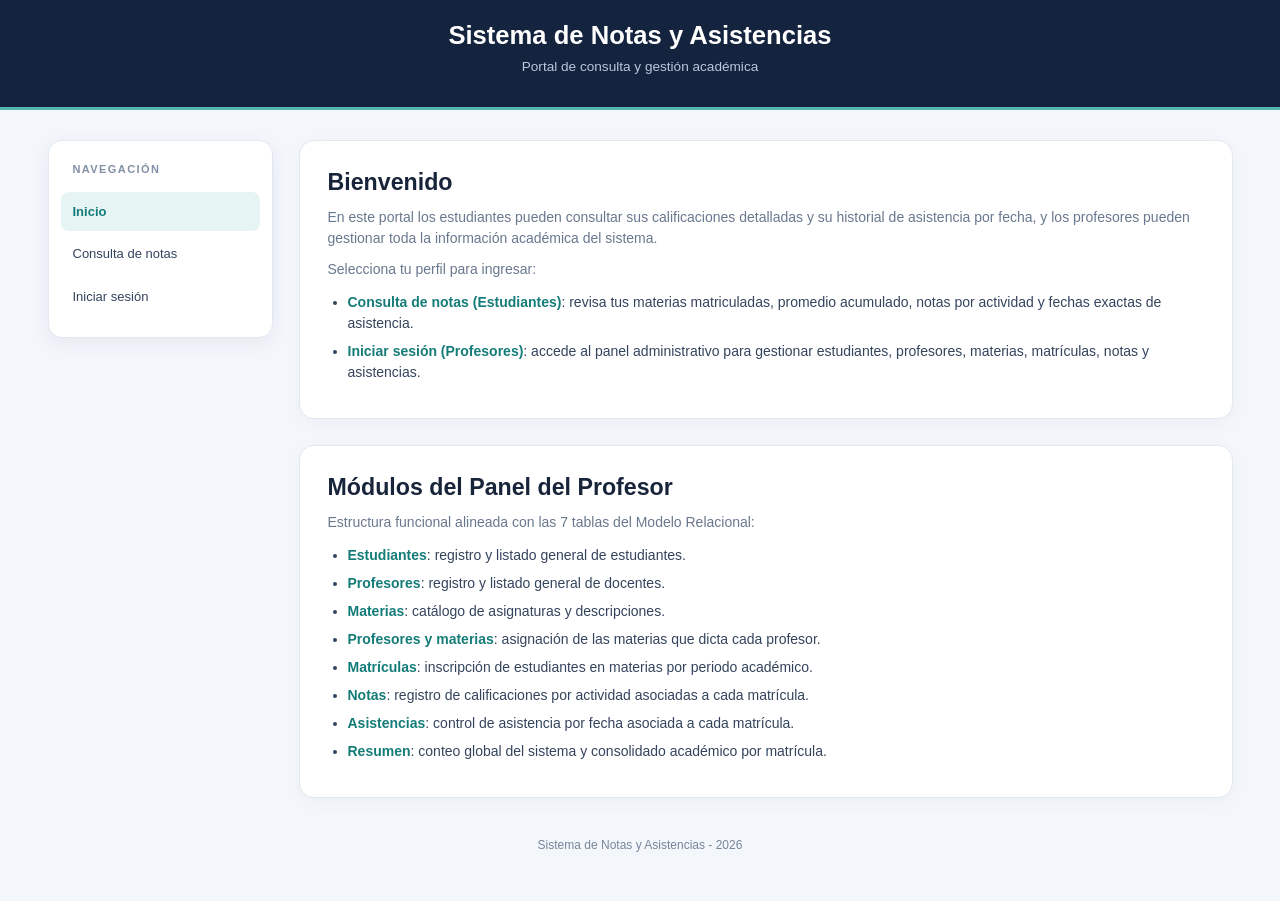
<file: index.html>
<!DOCTYPE html>
<html lang="es">

<head>
    <meta charset="UTF-8">
    <meta name="viewport" content="width=device-width, initial-scale=1.0">
    <title>Inicio | Sistema de Notas y Asistencias</title>
    <link rel="stylesheet" href="style.css">
</head>

<body>

    <header>
        <h1>Sistema de Notas y Asistencias</h1>
        <p>Portal de consulta y gestión académica</p>
    </header>

    <nav>
        <a href="index.html" class="activa">Inicio</a>
        <a href="consulta.html">Consulta de notas</a>
        <a href="login.html">Iniciar sesión</a>
    </nav>

    <main>
        <section>
            <h2>Bienvenido</h2>
            <p>En este portal los estudiantes pueden consultar sus calificaciones detalladas y su historial de asistencia por fecha, y los profesores pueden gestionar toda la información académica del sistema.</p>
            <p>Selecciona tu perfil para ingresar:</p>
            <ul>
                <li><a href="consulta.html">Consulta de notas (Estudiantes)</a>: revisa tus materias matriculadas, promedio acumulado, notas por actividad y fechas exactas de asistencia.</li>
                <li><a href="login.html">Iniciar sesión (Profesores)</a>: accede al panel administrativo para gestionar estudiantes, profesores, materias, matrículas, notas y asistencias.</li>
            </ul>
        </section>

        <section>
            <h2>Módulos del Panel del Profesor</h2>
            <p>Estructura funcional alineada con las 7 tablas del Modelo Relacional:</p>
            <ul>
                <li><a href="estudiantes.html">Estudiantes</a>: registro y listado general de estudiantes.</li>
                <li><a href="profesores.html">Profesores</a>: registro y listado general de docentes.</li>
                <li><a href="materias.html">Materias</a>: catálogo de asignaturas y descripciones.</li>
                <li><a href="profesores_materias.html">Profesores y materias</a>: asignación de las materias que dicta cada profesor.</li>
                <li><a href="matriculas.html">Matrículas</a>: inscripción de estudiantes en materias por periodo académico.</li>
                <li><a href="notas.html">Notas</a>: registro de calificaciones por actividad asociadas a cada matrícula.</li>
                <li><a href="asistencias.html">Asistencias</a>: control de asistencia por fecha asociada a cada matrícula.</li>
                <li><a href="resumen.html">Resumen</a>: conteo global del sistema y consolidado académico por matrícula.</li>
            </ul>
        </section>
    </main>

    <footer>
        <p>Sistema de Notas y Asistencias - 2026</p>
    </footer>

</body>

</html>
</file>
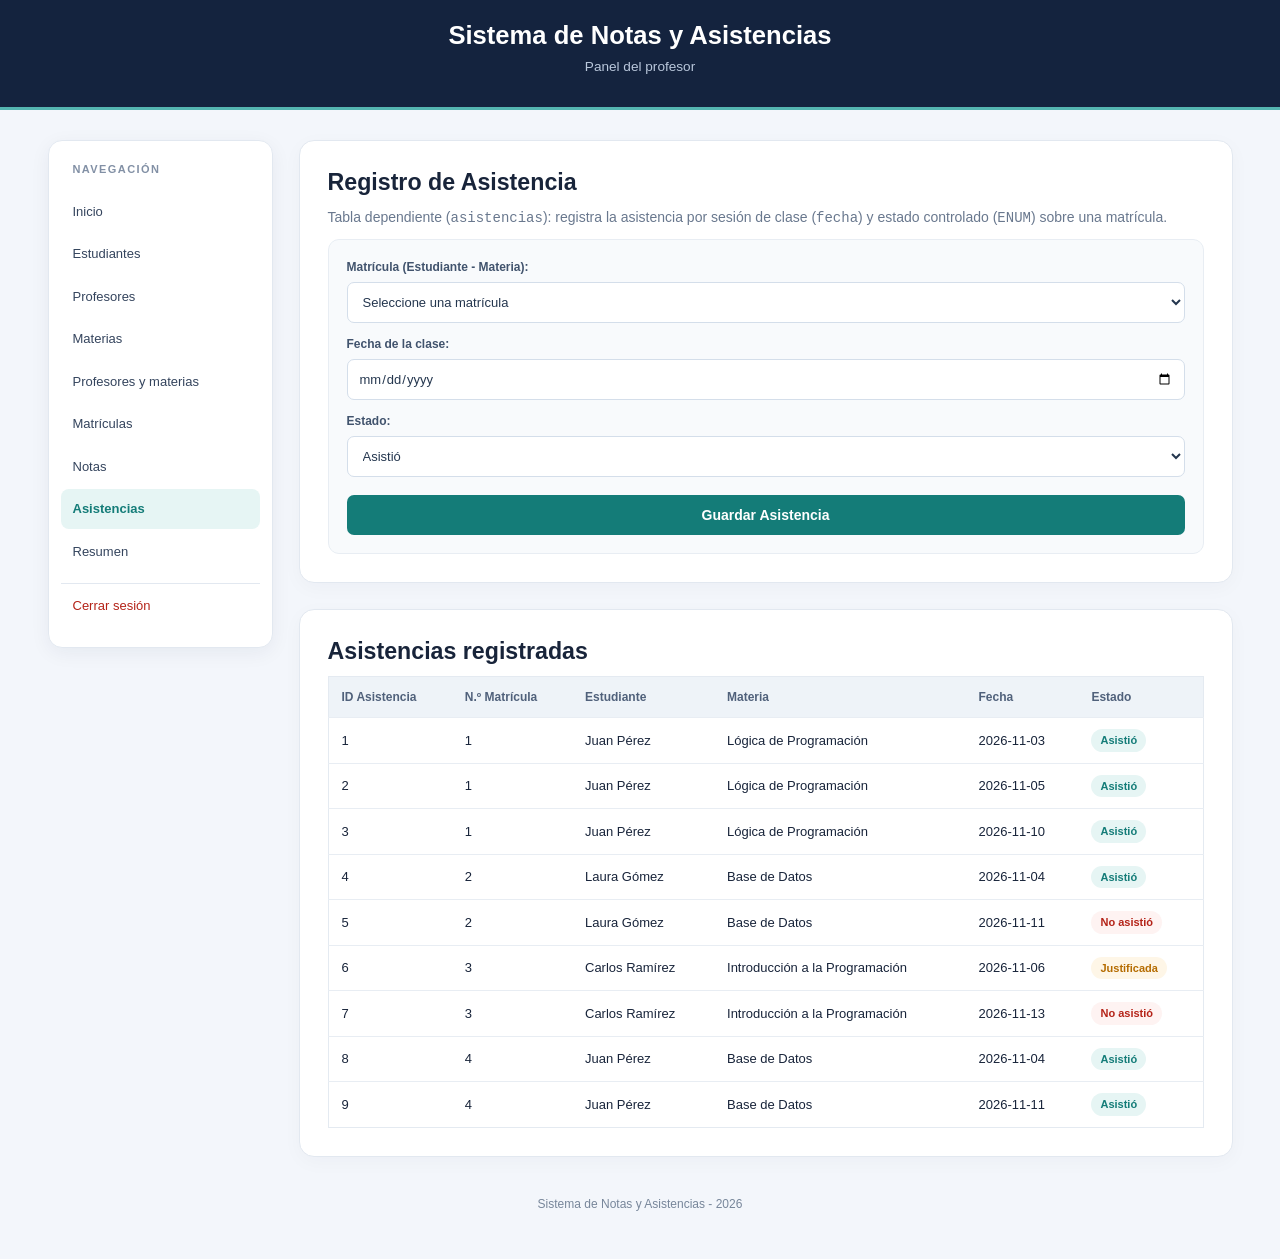
<file: asistencias.html>
<!DOCTYPE html>
<html lang="es">

<head>
    <meta charset="UTF-8">
    <meta name="viewport" content="width=device-width, initial-scale=1.0">
    <title>Asistencias | Sistema de Notas y Asistencias</title>
    <link rel="stylesheet" href="style.css">
</head>

<body>

    <header>
        <h1>Sistema de Notas y Asistencias</h1>
        <p>Panel del profesor</p>
    </header>

    <nav>
        <a href="index.html">Inicio</a>
        <a href="estudiantes.html">Estudiantes</a>
        <a href="profesores.html">Profesores</a>
        <a href="materias.html">Materias</a>
        <a href="profesores_materias.html">Profesores y materias</a>
        <a href="matriculas.html">Matrículas</a>
        <a href="notas.html">Notas</a>
        <a href="asistencias.html" class="activa">Asistencias</a>
        <a href="resumen.html">Resumen</a>
        <a href="login.html" class="cerrar-sesion">Cerrar sesión</a>
    </nav>

    <main>
        <section>
            <h2>Registro de Asistencia</h2>
            <p>Tabla dependiente (<code>asistencias</code>): registra la asistencia por sesión de clase (<code>fecha</code>) y estado controlado (<code>ENUM</code>) sobre una matrícula.</p>

            <form class="formulario" action="#">
                <label for="id_matricula">Matrícula (Estudiante - Materia):</label>
                <select id="id_matricula" name="id_matricula" required>
                    <option value="">Seleccione una matrícula</option>
                    <option value="1">Matrícula #1 - Juan Pérez (Lógica de Programación)</option>
                    <option value="2">Matrícula #2 - Laura Gómez (Base de Datos)</option>
                    <option value="3">Matrícula #3 - Carlos Ramírez (Introducción a la Programación)</option>
                    <option value="4">Matrícula #4 - Juan Pérez (Base de Datos)</option>
                </select>

                <label for="fecha">Fecha de la clase:</label>
                <input type="date" id="fecha" name="fecha" required>

                <label for="estado">Estado:</label>
                <select id="estado" name="estado" required>
                    <option value="Asistió">Asistió</option>
                    <option value="No asistió">No asistió</option>
                    <option value="Justificada">Justificada</option>
                </select>

                <button type="submit">Guardar Asistencia</button>
            </form>
        </section>

        <section>
            <h2>Asistencias registradas</h2>
            <table class="tabla-datos">
                <thead>
                    <tr>
                        <th>ID Asistencia</th>
                        <th>N.º Matrícula</th>
                        <th>Estudiante</th>
                        <th>Materia</th>
                        <th>Fecha</th>
                        <th>Estado</th>
                    </tr>
                </thead>
                <tbody>
                    <tr>
                        <td>1</td>
                        <td>1</td>
                        <td>Juan Pérez</td>
                        <td>Lógica de Programación</td>
                        <td>2026-11-03</td>
                        <td><span class="badge badge-ok">Asistió</span></td>
                    </tr>
                    <tr>
                        <td>2</td>
                        <td>1</td>
                        <td>Juan Pérez</td>
                        <td>Lógica de Programación</td>
                        <td>2026-11-05</td>
                        <td><span class="badge badge-ok">Asistió</span></td>
                    </tr>
                    <tr>
                        <td>3</td>
                        <td>1</td>
                        <td>Juan Pérez</td>
                        <td>Lógica de Programación</td>
                        <td>2026-11-10</td>
                        <td><span class="badge badge-ok">Asistió</span></td>
                    </tr>
                    <tr>
                        <td>4</td>
                        <td>2</td>
                        <td>Laura Gómez</td>
                        <td>Base de Datos</td>
                        <td>2026-11-04</td>
                        <td><span class="badge badge-ok">Asistió</span></td>
                    </tr>
                    <tr>
                        <td>5</td>
                        <td>2</td>
                        <td>Laura Gómez</td>
                        <td>Base de Datos</td>
                        <td>2026-11-11</td>
                        <td><span class="badge badge-err">No asistió</span></td>
                    </tr>
                    <tr>
                        <td>6</td>
                        <td>3</td>
                        <td>Carlos Ramírez</td>
                        <td>Introducción a la Programación</td>
                        <td>2026-11-06</td>
                        <td><span class="badge badge-warn">Justificada</span></td>
                    </tr>
                    <tr>
                        <td>7</td>
                        <td>3</td>
                        <td>Carlos Ramírez</td>
                        <td>Introducción a la Programación</td>
                        <td>2026-11-13</td>
                        <td><span class="badge badge-err">No asistió</span></td>
                    </tr>
                    <tr>
                        <td>8</td>
                        <td>4</td>
                        <td>Juan Pérez</td>
                        <td>Base de Datos</td>
                        <td>2026-11-04</td>
                        <td><span class="badge badge-ok">Asistió</span></td>
                    </tr>
                    <tr>
                        <td>9</td>
                        <td>4</td>
                        <td>Juan Pérez</td>
                        <td>Base de Datos</td>
                        <td>2026-11-11</td>
                        <td><span class="badge badge-ok">Asistió</span></td>
                    </tr>
                </tbody>
            </table>
        </section>
    </main>

    <footer>
        <p>Sistema de Notas y Asistencias - 2026</p>
    </footer>

</body>

</html>
</file>
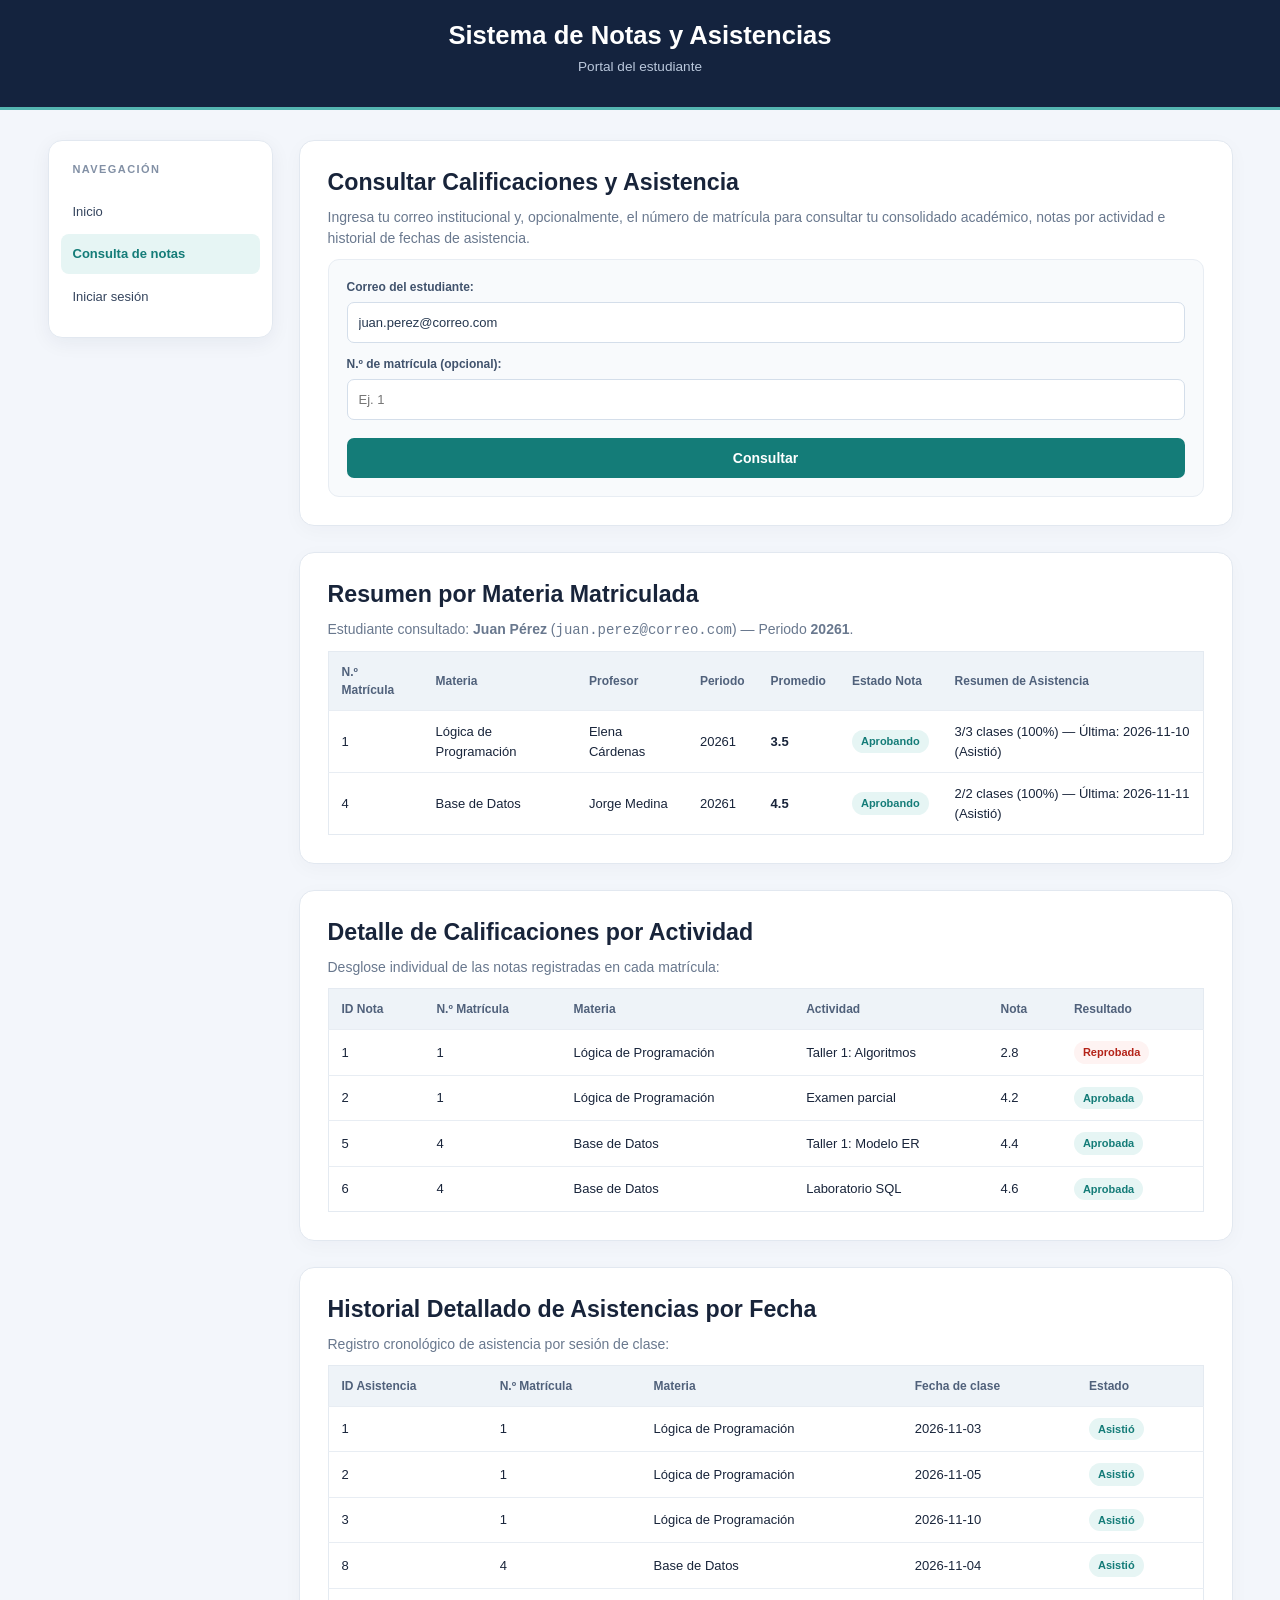
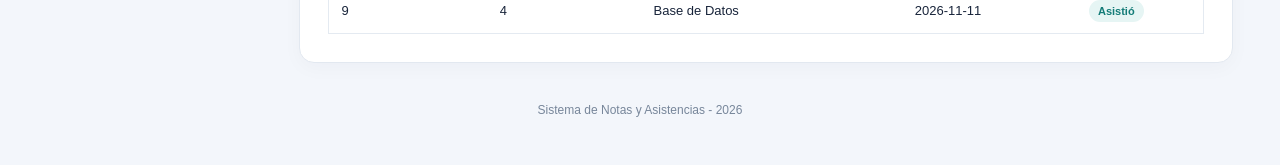
<file: consulta.html>
<!DOCTYPE html>
<html lang="es">

<head>
    <meta charset="UTF-8">
    <meta name="viewport" content="width=device-width, initial-scale=1.0">
    <title>Consulta de notas | Sistema de Notas y Asistencias</title>
    <link rel="stylesheet" href="style.css">
</head>

<body>

    <header>
        <h1>Sistema de Notas y Asistencias</h1>
        <p>Portal del estudiante</p>
    </header>

    <nav>
        <a href="index.html">Inicio</a>
        <a href="consulta.html" class="activa">Consulta de notas</a>
        <a href="login.html">Iniciar sesión</a>
    </nav>

    <main>
        <section>
            <h2>Consultar Calificaciones y Asistencia</h2>
            <p>Ingresa tu correo institucional y, opcionalmente, el número de matrícula para consultar tu consolidado académico, notas por actividad e historial de fechas de asistencia.</p>

            <form class="formulario" action="consulta.html" method="get">
                <label for="correoConsulta">Correo del estudiante:</label>
                <input type="email" id="correoConsulta" name="correoConsulta" value="juan.perez@correo.com" placeholder="ejemplo@correo.com" required>

                <label for="id_matricula">N.º de matrícula (opcional):</label>
                <input type="number" id="id_matricula" name="id_matricula" min="1" placeholder="Ej. 1">

                <button type="submit">Consultar</button>
            </form>
        </section>

        <section>
            <h2>Resumen por Materia Matriculada</h2>
            <p>Estudiante consultado: <strong>Juan Pérez</strong> (<code>juan.perez@correo.com</code>) — Periodo <strong>20261</strong>.</p>
            <table class="tabla-datos tabla-resumen">
                <thead>
                    <tr>
                        <th>N.º Matrícula</th>
                        <th>Materia</th>
                        <th>Profesor</th>
                        <th>Periodo</th>
                        <th>Promedio</th>
                        <th>Estado Nota</th>
                        <th>Resumen de Asistencia</th>
                    </tr>
                </thead>
                <tbody>
                    <tr>
                        <td>1</td>
                        <td>Lógica de Programación</td>
                        <td>Elena Cárdenas</td>
                        <td>20261</td>
                        <td><strong>3.5</strong></td>
                        <td><span class="badge badge-ok">Aprobando</span></td>
                        <td>3/3 clases (100%) — Última: 2026-11-10 (Asistió)</td>
                    </tr>
                    <tr>
                        <td>4</td>
                        <td>Base de Datos</td>
                        <td>Jorge Medina</td>
                        <td>20261</td>
                        <td><strong>4.5</strong></td>
                        <td><span class="badge badge-ok">Aprobando</span></td>
                        <td>2/2 clases (100%) — Última: 2026-11-11 (Asistió)</td>
                    </tr>
                </tbody>
            </table>
        </section>

        <section>
            <h2>Detalle de Calificaciones por Actividad</h2>
            <p>Desglose individual de las notas registradas en cada matrícula:</p>
            <table class="tabla-datos">
                <thead>
                    <tr>
                        <th>ID Nota</th>
                        <th>N.º Matrícula</th>
                        <th>Materia</th>
                        <th>Actividad</th>
                        <th>Nota</th>
                        <th>Resultado</th>
                    </tr>
                </thead>
                <tbody>
                    <tr>
                        <td>1</td>
                        <td>1</td>
                        <td>Lógica de Programación</td>
                        <td>Taller 1: Algoritmos</td>
                        <td>2.8</td>
                        <td><span class="badge badge-err">Reprobada</span></td>
                    </tr>
                    <tr>
                        <td>2</td>
                        <td>1</td>
                        <td>Lógica de Programación</td>
                        <td>Examen parcial</td>
                        <td>4.2</td>
                        <td><span class="badge badge-ok">Aprobada</span></td>
                    </tr>
                    <tr>
                        <td>5</td>
                        <td>4</td>
                        <td>Base de Datos</td>
                        <td>Taller 1: Modelo ER</td>
                        <td>4.4</td>
                        <td><span class="badge badge-ok">Aprobada</span></td>
                    </tr>
                    <tr>
                        <td>6</td>
                        <td>4</td>
                        <td>Base de Datos</td>
                        <td>Laboratorio SQL</td>
                        <td>4.6</td>
                        <td><span class="badge badge-ok">Aprobada</span></td>
                    </tr>
                </tbody>
            </table>
        </section>

        <section>
            <h2>Historial Detallado de Asistencias por Fecha</h2>
            <p>Registro cronológico de asistencia por sesión de clase:</p>
            <table class="tabla-datos">
                <thead>
                    <tr>
                        <th>ID Asistencia</th>
                        <th>N.º Matrícula</th>
                        <th>Materia</th>
                        <th>Fecha de clase</th>
                        <th>Estado</th>
                    </tr>
                </thead>
                <tbody>
                    <tr>
                        <td>1</td>
                        <td>1</td>
                        <td>Lógica de Programación</td>
                        <td>2026-11-03</td>
                        <td><span class="badge badge-ok">Asistió</span></td>
                    </tr>
                    <tr>
                        <td>2</td>
                        <td>1</td>
                        <td>Lógica de Programación</td>
                        <td>2026-11-05</td>
                        <td><span class="badge badge-ok">Asistió</span></td>
                    </tr>
                    <tr>
                        <td>3</td>
                        <td>1</td>
                        <td>Lógica de Programación</td>
                        <td>2026-11-10</td>
                        <td><span class="badge badge-ok">Asistió</span></td>
                    </tr>
                    <tr>
                        <td>8</td>
                        <td>4</td>
                        <td>Base de Datos</td>
                        <td>2026-11-04</td>
                        <td><span class="badge badge-ok">Asistió</span></td>
                    </tr>
                    <tr>
                        <td>9</td>
                        <td>4</td>
                        <td>Base de Datos</td>
                        <td>2026-11-11</td>
                        <td><span class="badge badge-ok">Asistió</span></td>
                    </tr>
                </tbody>
            </table>
        </section>
    </main>

    <footer>
        <p>Sistema de Notas y Asistencias - 2026</p>
    </footer>

</body>

</html>
</file>
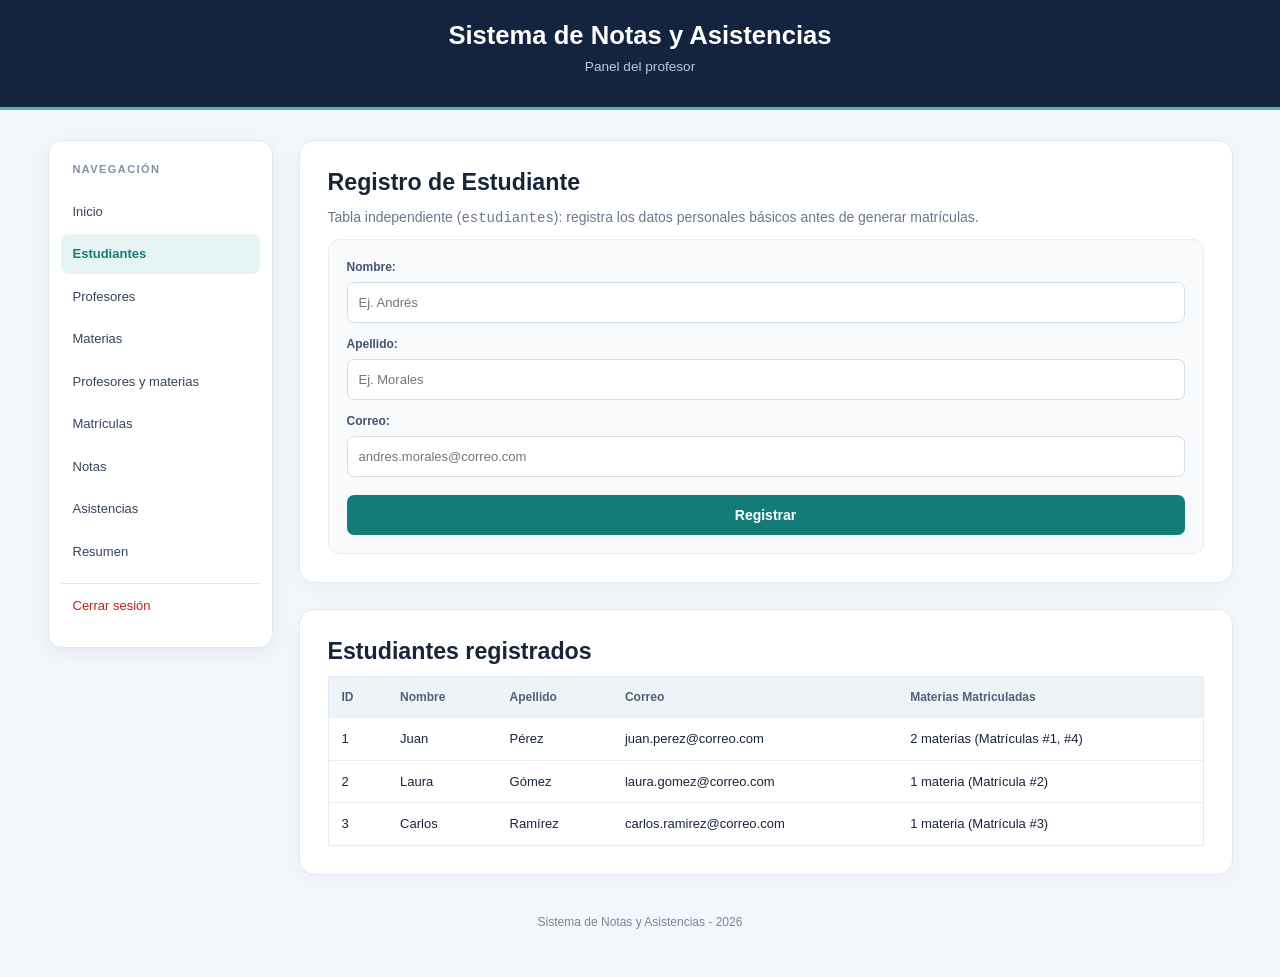
<file: estudiantes.html>
<!DOCTYPE html>
<html lang="es">

<head>
    <meta charset="UTF-8">
    <meta name="viewport" content="width=device-width, initial-scale=1.0">
    <title>Estudiantes | Sistema de Notas y Asistencias</title>
    <link rel="stylesheet" href="style.css">
</head>

<body>

    <header>
        <h1>Sistema de Notas y Asistencias</h1>
        <p>Panel del profesor</p>
    </header>

    <nav>
        <a href="index.html">Inicio</a>
        <a href="estudiantes.html" class="activa">Estudiantes</a>
        <a href="profesores.html">Profesores</a>
        <a href="materias.html">Materias</a>
        <a href="profesores_materias.html">Profesores y materias</a>
        <a href="matriculas.html">Matrículas</a>
        <a href="notas.html">Notas</a>
        <a href="asistencias.html">Asistencias</a>
        <a href="resumen.html">Resumen</a>
        <a href="login.html" class="cerrar-sesion">Cerrar sesión</a>
    </nav>

    <main>
        <section>
            <h2>Registro de Estudiante</h2>
            <p>Tabla independiente (<code>estudiantes</code>): registra los datos personales básicos antes de generar matrículas.</p>

            <form class="formulario" action="#">
                <label for="nombre">Nombre:</label>
                <input type="text" id="nombre" name="nombre" placeholder="Ej. Andrés" required>

                <label for="apellido">Apellido:</label>
                <input type="text" id="apellido" name="apellido" placeholder="Ej. Morales" required>

                <label for="correo">Correo:</label>
                <input type="email" id="correo" name="correo" placeholder="andres.morales@correo.com" required>

                <button type="submit">Registrar</button>
            </form>
        </section>

        <section>
            <h2>Estudiantes registrados</h2>
            <table class="tabla-datos">
                <thead>
                    <tr>
                        <th>ID</th>
                        <th>Nombre</th>
                        <th>Apellido</th>
                        <th>Correo</th>
                        <th>Materias Matriculadas</th>
                    </tr>
                </thead>
                <tbody>
                    <tr>
                        <td>1</td>
                        <td>Juan</td>
                        <td>Pérez</td>
                        <td>juan.perez@correo.com</td>
                        <td>2 materias (Matrículas #1, #4)</td>
                    </tr>
                    <tr>
                        <td>2</td>
                        <td>Laura</td>
                        <td>Gómez</td>
                        <td>laura.gomez@correo.com</td>
                        <td>1 materia (Matrícula #2)</td>
                    </tr>
                    <tr>
                        <td>3</td>
                        <td>Carlos</td>
                        <td>Ramírez</td>
                        <td>carlos.ramirez@correo.com</td>
                        <td>1 materia (Matrícula #3)</td>
                    </tr>
                </tbody>
            </table>
        </section>
    </main>

    <footer>
        <p>Sistema de Notas y Asistencias - 2026</p>
    </footer>

</body>

</html>
</file>
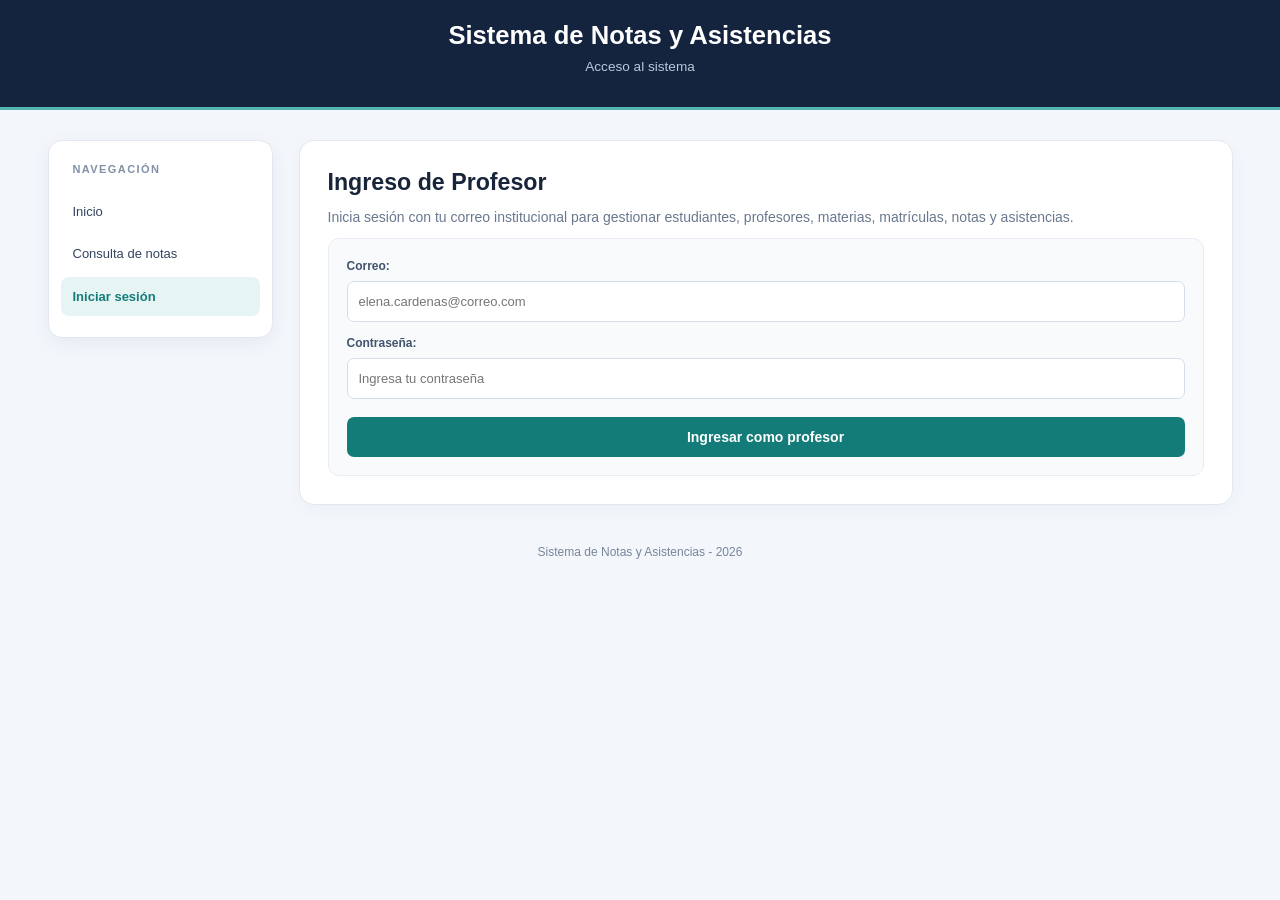
<file: login.html>
<!DOCTYPE html>
<html lang="es">

<head>
    <meta charset="UTF-8">
    <meta name="viewport" content="width=device-width, initial-scale=1.0">
    <title>Iniciar sesión | Sistema de Notas y Asistencias</title>
    <link rel="stylesheet" href="style.css">
</head>

<body>

    <header>
        <h1>Sistema de Notas y Asistencias</h1>
        <p>Acceso al sistema</p>
    </header>

    <nav>
        <a href="index.html">Inicio</a>
        <a href="consulta.html">Consulta de notas</a>
        <a href="login.html" class="activa">Iniciar sesión</a>
    </nav>

    <main>
        <section>
            <h2>Ingreso de Profesor</h2>
            <p>Inicia sesión con tu correo institucional para gestionar estudiantes, profesores, materias, matrículas, notas y asistencias.</p>

            <form class="formulario" action="estudiantes.html">
                <label for="correoProfesor">Correo:</label>
                <input type="email" id="correoProfesor" name="correoProfesor" placeholder="elena.cardenas@correo.com" required>

                <label for="claveProfesor">Contraseña:</label>
                <input type="password" id="claveProfesor" name="claveProfesor" placeholder="Ingresa tu contraseña" required>

                <button type="submit">Ingresar como profesor</button>
            </form>
        </section>
    </main>

    <footer>
        <p>Sistema de Notas y Asistencias - 2026</p>
    </footer>

</body>

</html>
</file>
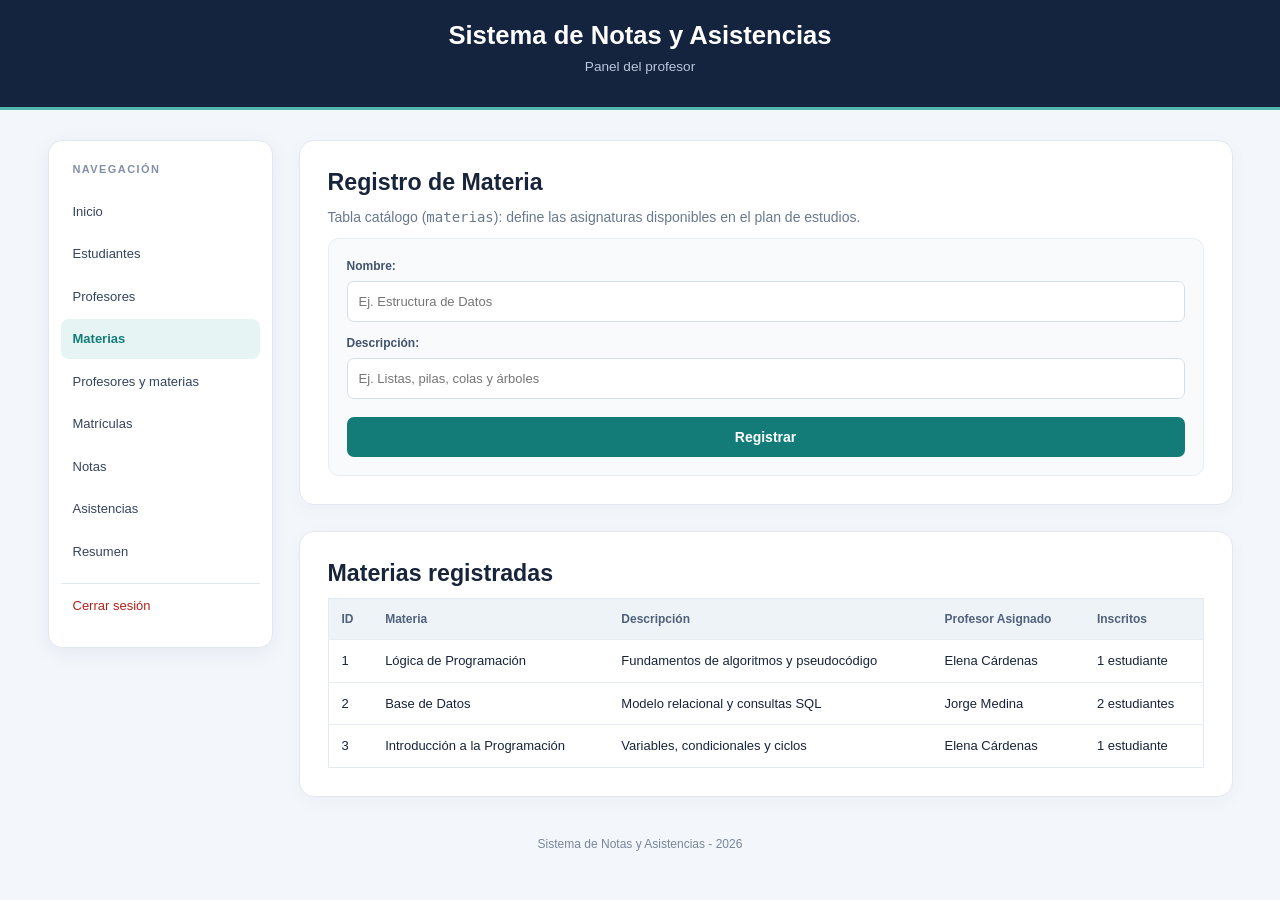
<file: materias.html>
<!DOCTYPE html>
<html lang="es">

<head>
    <meta charset="UTF-8">
    <meta name="viewport" content="width=device-width, initial-scale=1.0">
    <title>Materias | Sistema de Notas y Asistencias</title>
    <link rel="stylesheet" href="style.css">
</head>

<body>

    <header>
        <h1>Sistema de Notas y Asistencias</h1>
        <p>Panel del profesor</p>
    </header>

    <nav>
        <a href="index.html">Inicio</a>
        <a href="estudiantes.html">Estudiantes</a>
        <a href="profesores.html">Profesores</a>
        <a href="materias.html" class="activa">Materias</a>
        <a href="profesores_materias.html">Profesores y materias</a>
        <a href="matriculas.html">Matrículas</a>
        <a href="notas.html">Notas</a>
        <a href="asistencias.html">Asistencias</a>
        <a href="resumen.html">Resumen</a>
        <a href="login.html" class="cerrar-sesion">Cerrar sesión</a>
    </nav>

    <main>
        <section>
            <h2>Registro de Materia</h2>
            <p>Tabla catálogo (<code>materias</code>): define las asignaturas disponibles en el plan de estudios.</p>

            <form class="formulario" action="#">
                <label for="nombre">Nombre:</label>
                <input type="text" id="nombre" name="nombre" placeholder="Ej. Estructura de Datos" required>

                <label for="descripcion">Descripción:</label>
                <input type="text" id="descripcion" name="descripcion" placeholder="Ej. Listas, pilas, colas y árboles" required>

                <button type="submit">Registrar</button>
            </form>
        </section>

        <section>
            <h2>Materias registradas</h2>
            <table class="tabla-datos">
                <thead>
                    <tr>
                        <th>ID</th>
                        <th>Materia</th>
                        <th>Descripción</th>
                        <th>Profesor Asignado</th>
                        <th>Inscritos</th>
                    </tr>
                </thead>
                <tbody>
                    <tr>
                        <td>1</td>
                        <td>Lógica de Programación</td>
                        <td>Fundamentos de algoritmos y pseudocódigo</td>
                        <td>Elena Cárdenas</td>
                        <td>1 estudiante</td>
                    </tr>
                    <tr>
                        <td>2</td>
                        <td>Base de Datos</td>
                        <td>Modelo relacional y consultas SQL</td>
                        <td>Jorge Medina</td>
                        <td>2 estudiantes</td>
                    </tr>
                    <tr>
                        <td>3</td>
                        <td>Introducción a la Programación</td>
                        <td>Variables, condicionales y ciclos</td>
                        <td>Elena Cárdenas</td>
                        <td>1 estudiante</td>
                    </tr>
                </tbody>
            </table>
        </section>
    </main>

    <footer>
        <p>Sistema de Notas y Asistencias - 2026</p>
    </footer>

</body>

</html>
</file>
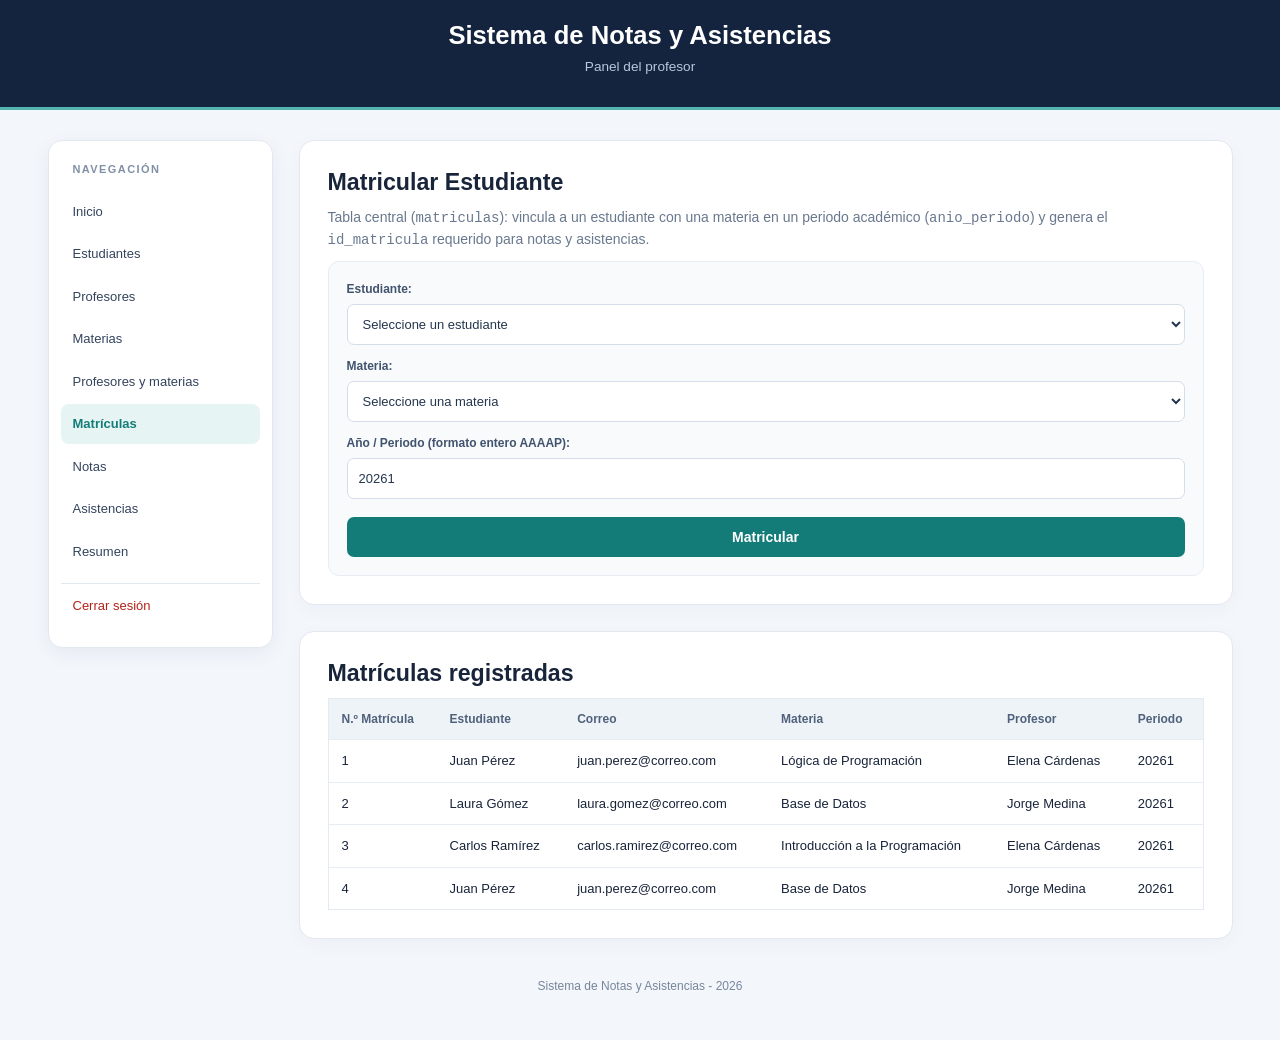
<file: matriculas.html>
<!DOCTYPE html>
<html lang="es">

<head>
    <meta charset="UTF-8">
    <meta name="viewport" content="width=device-width, initial-scale=1.0">
    <title>Matrículas | Sistema de Notas y Asistencias</title>
    <link rel="stylesheet" href="style.css">
</head>

<body>

    <header>
        <h1>Sistema de Notas y Asistencias</h1>
        <p>Panel del profesor</p>
    </header>

    <nav>
        <a href="index.html">Inicio</a>
        <a href="estudiantes.html">Estudiantes</a>
        <a href="profesores.html">Profesores</a>
        <a href="materias.html">Materias</a>
        <a href="profesores_materias.html">Profesores y materias</a>
        <a href="matriculas.html" class="activa">Matrículas</a>
        <a href="notas.html">Notas</a>
        <a href="asistencias.html">Asistencias</a>
        <a href="resumen.html">Resumen</a>
        <a href="login.html" class="cerrar-sesion">Cerrar sesión</a>
    </nav>

    <main>
        <section>
            <h2>Matricular Estudiante</h2>
            <p>Tabla central (<code>matriculas</code>): vincula a un estudiante con una materia en un periodo académico (<code>anio_periodo</code>) y genera el <code>id_matricula</code> requerido para notas y asistencias.</p>

            <form class="formulario" action="#">
                <label for="id_estudiante">Estudiante:</label>
                <select id="id_estudiante" name="id_estudiante" required>
                    <option value="">Seleccione un estudiante</option>
                    <option value="1">1 - Juan Pérez (juan.perez@correo.com)</option>
                    <option value="2">2 - Laura Gómez (laura.gomez@correo.com)</option>
                    <option value="3">3 - Carlos Ramírez (carlos.ramirez@correo.com)</option>
                </select>

                <label for="id_materia">Materia:</label>
                <select id="id_materia" name="id_materia" required>
                    <option value="">Seleccione una materia</option>
                    <option value="1">1 - Lógica de Programación</option>
                    <option value="2">2 - Base de Datos</option>
                    <option value="3">3 - Introducción a la Programación</option>
                </select>

                <label for="anio_periodo">Año / Periodo (formato entero AAAAP):</label>
                <input type="number" id="anio_periodo" name="anio_periodo" value="20261" min="20201" max="21002" required>

                <button type="submit">Matricular</button>
            </form>
        </section>

        <section>
            <h2>Matrículas registradas</h2>
            <table class="tabla-datos">
                <thead>
                    <tr>
                        <th>N.º Matrícula</th>
                        <th>Estudiante</th>
                        <th>Correo</th>
                        <th>Materia</th>
                        <th>Profesor</th>
                        <th>Periodo</th>
                    </tr>
                </thead>
                <tbody>
                    <tr>
                        <td>1</td>
                        <td>Juan Pérez</td>
                        <td>juan.perez@correo.com</td>
                        <td>Lógica de Programación</td>
                        <td>Elena Cárdenas</td>
                        <td>20261</td>
                    </tr>
                    <tr>
                        <td>2</td>
                        <td>Laura Gómez</td>
                        <td>laura.gomez@correo.com</td>
                        <td>Base de Datos</td>
                        <td>Jorge Medina</td>
                        <td>20261</td>
                    </tr>
                    <tr>
                        <td>3</td>
                        <td>Carlos Ramírez</td>
                        <td>carlos.ramirez@correo.com</td>
                        <td>Introducción a la Programación</td>
                        <td>Elena Cárdenas</td>
                        <td>20261</td>
                    </tr>
                    <tr>
                        <td>4</td>
                        <td>Juan Pérez</td>
                        <td>juan.perez@correo.com</td>
                        <td>Base de Datos</td>
                        <td>Jorge Medina</td>
                        <td>20261</td>
                    </tr>
                </tbody>
            </table>
        </section>
    </main>

    <footer>
        <p>Sistema de Notas y Asistencias - 2026</p>
    </footer>

</body>

</html>
</file>
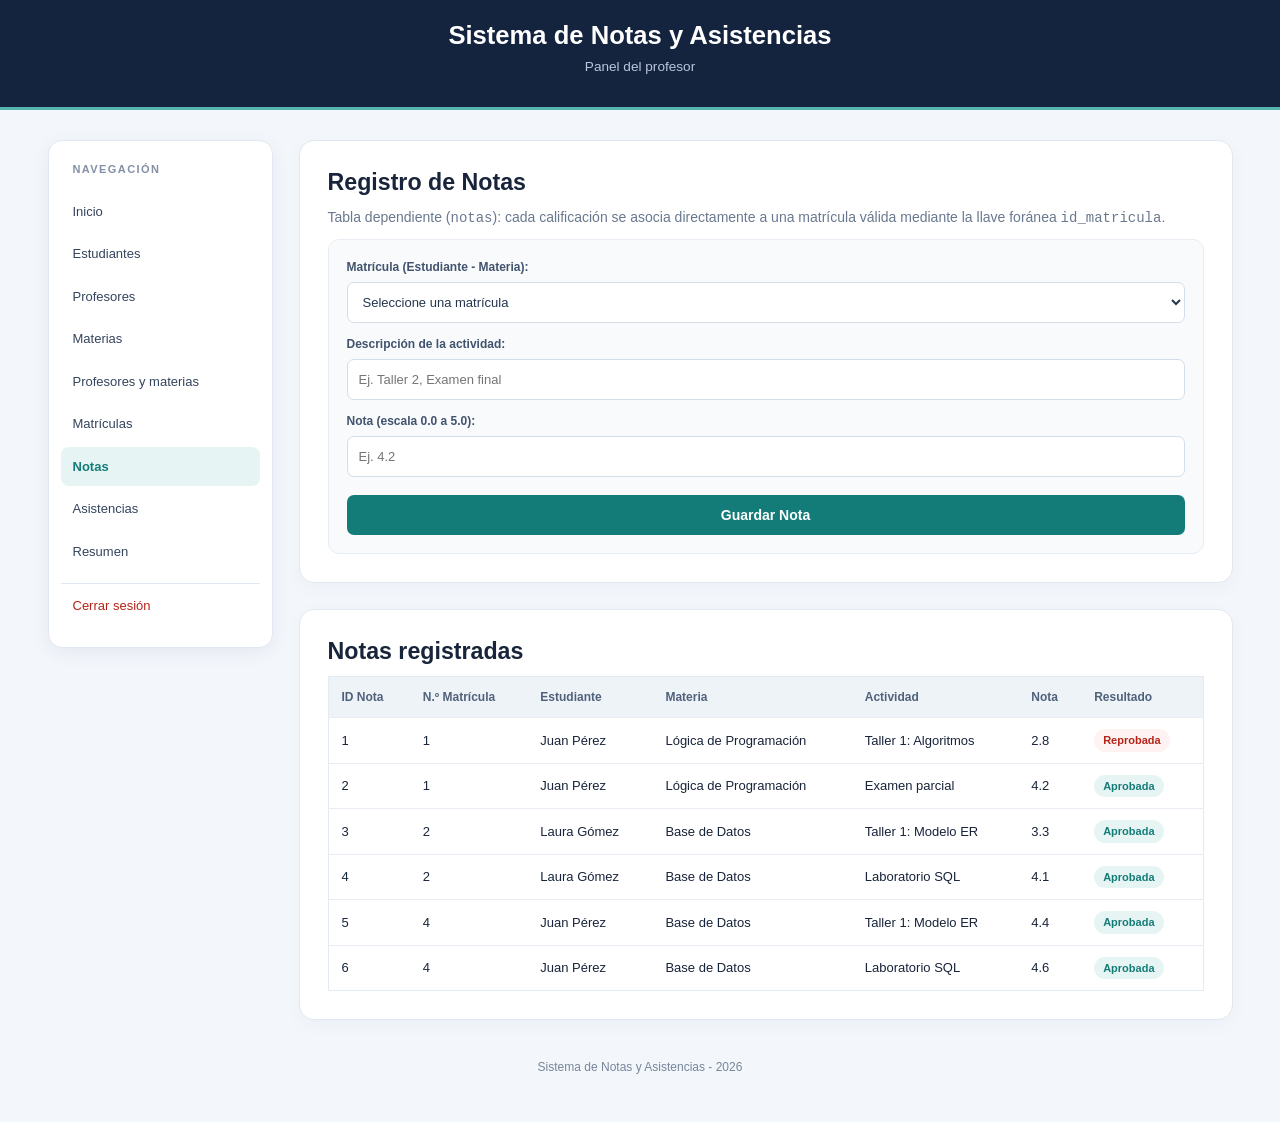
<file: notas.html>
<!DOCTYPE html>
<html lang="es">

<head>
    <meta charset="UTF-8">
    <meta name="viewport" content="width=device-width, initial-scale=1.0">
    <title>Notas | Sistema de Notas y Asistencias</title>
    <link rel="stylesheet" href="style.css">
</head>

<body>

    <header>
        <h1>Sistema de Notas y Asistencias</h1>
        <p>Panel del profesor</p>
    </header>

    <nav>
        <a href="index.html">Inicio</a>
        <a href="estudiantes.html">Estudiantes</a>
        <a href="profesores.html">Profesores</a>
        <a href="materias.html">Materias</a>
        <a href="profesores_materias.html">Profesores y materias</a>
        <a href="matriculas.html">Matrículas</a>
        <a href="notas.html" class="activa">Notas</a>
        <a href="asistencias.html">Asistencias</a>
        <a href="resumen.html">Resumen</a>
        <a href="login.html" class="cerrar-sesion">Cerrar sesión</a>
    </nav>

    <main>
        <section>
            <h2>Registro de Notas</h2>
            <p>Tabla dependiente (<code>notas</code>): cada calificación se asocia directamente a una matrícula válida mediante la llave foránea <code>id_matricula</code>.</p>

            <form class="formulario" action="#">
                <label for="id_matricula">Matrícula (Estudiante - Materia):</label>
                <select id="id_matricula" name="id_matricula" required>
                    <option value="">Seleccione una matrícula</option>
                    <option value="1">Matrícula #1 - Juan Pérez (Lógica de Programación)</option>
                    <option value="2">Matrícula #2 - Laura Gómez (Base de Datos)</option>
                    <option value="3">Matrícula #3 - Carlos Ramírez (Introducción a la Programación)</option>
                    <option value="4">Matrícula #4 - Juan Pérez (Base de Datos)</option>
                </select>

                <label for="descripcion">Descripción de la actividad:</label>
                <input type="text" id="descripcion" name="descripcion" placeholder="Ej. Taller 2, Examen final" required>

                <label for="valor_nota">Nota (escala 0.0 a 5.0):</label>
                <input type="number" id="valor_nota" name="valor_nota" min="0" max="5" step="0.1" placeholder="Ej. 4.2" required>

                <button type="submit">Guardar Nota</button>
            </form>
        </section>

        <section>
            <h2>Notas registradas</h2>
            <table class="tabla-datos">
                <thead>
                    <tr>
                        <th>ID Nota</th>
                        <th>N.º Matrícula</th>
                        <th>Estudiante</th>
                        <th>Materia</th>
                        <th>Actividad</th>
                        <th>Nota</th>
                        <th>Resultado</th>
                    </tr>
                </thead>
                <tbody>
                    <tr>
                        <td>1</td>
                        <td>1</td>
                        <td>Juan Pérez</td>
                        <td>Lógica de Programación</td>
                        <td>Taller 1: Algoritmos</td>
                        <td>2.8</td>
                        <td><span class="badge badge-err">Reprobada</span></td>
                    </tr>
                    <tr>
                        <td>2</td>
                        <td>1</td>
                        <td>Juan Pérez</td>
                        <td>Lógica de Programación</td>
                        <td>Examen parcial</td>
                        <td>4.2</td>
                        <td><span class="badge badge-ok">Aprobada</span></td>
                    </tr>
                    <tr>
                        <td>3</td>
                        <td>2</td>
                        <td>Laura Gómez</td>
                        <td>Base de Datos</td>
                        <td>Taller 1: Modelo ER</td>
                        <td>3.3</td>
                        <td><span class="badge badge-ok">Aprobada</span></td>
                    </tr>
                    <tr>
                        <td>4</td>
                        <td>2</td>
                        <td>Laura Gómez</td>
                        <td>Base de Datos</td>
                        <td>Laboratorio SQL</td>
                        <td>4.1</td>
                        <td><span class="badge badge-ok">Aprobada</span></td>
                    </tr>
                    <tr>
                        <td>5</td>
                        <td>4</td>
                        <td>Juan Pérez</td>
                        <td>Base de Datos</td>
                        <td>Taller 1: Modelo ER</td>
                        <td>4.4</td>
                        <td><span class="badge badge-ok">Aprobada</span></td>
                    </tr>
                    <tr>
                        <td>6</td>
                        <td>4</td>
                        <td>Juan Pérez</td>
                        <td>Base de Datos</td>
                        <td>Laboratorio SQL</td>
                        <td>4.6</td>
                        <td><span class="badge badge-ok">Aprobada</span></td>
                    </tr>
                </tbody>
            </table>
        </section>
    </main>

    <footer>
        <p>Sistema de Notas y Asistencias - 2026</p>
    </footer>

</body>

</html>
</file>
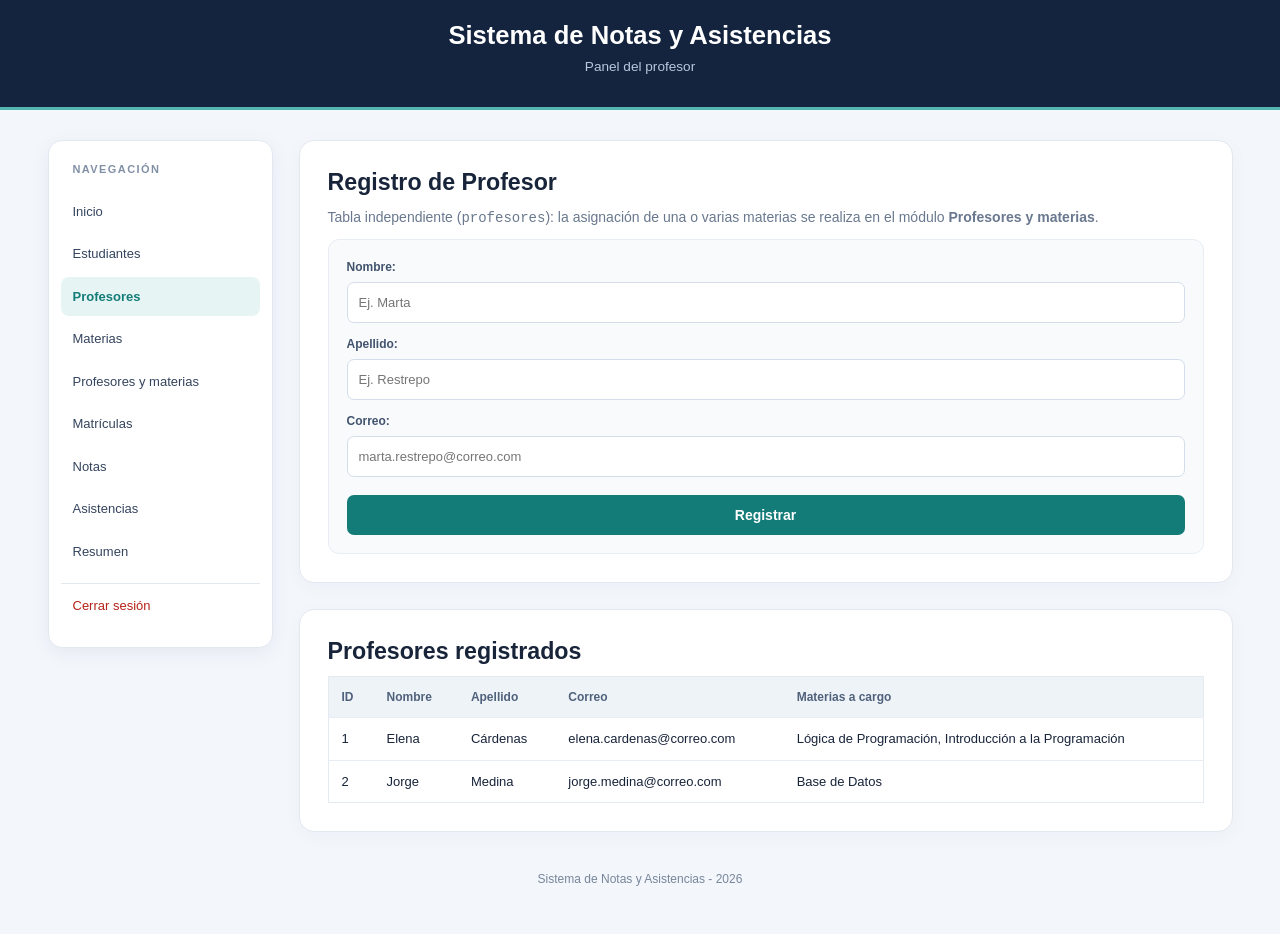
<file: profesores.html>
<!DOCTYPE html>
<html lang="es">

<head>
    <meta charset="UTF-8">
    <meta name="viewport" content="width=device-width, initial-scale=1.0">
    <title>Profesores | Sistema de Notas y Asistencias</title>
    <link rel="stylesheet" href="style.css">
</head>

<body>

    <header>
        <h1>Sistema de Notas y Asistencias</h1>
        <p>Panel del profesor</p>
    </header>

    <nav>
        <a href="index.html">Inicio</a>
        <a href="estudiantes.html">Estudiantes</a>
        <a href="profesores.html" class="activa">Profesores</a>
        <a href="materias.html">Materias</a>
        <a href="profesores_materias.html">Profesores y materias</a>
        <a href="matriculas.html">Matrículas</a>
        <a href="notas.html">Notas</a>
        <a href="asistencias.html">Asistencias</a>
        <a href="resumen.html">Resumen</a>
        <a href="login.html" class="cerrar-sesion">Cerrar sesión</a>
    </nav>

    <main>
        <section>
            <h2>Registro de Profesor</h2>
            <p>Tabla independiente (<code>profesores</code>): la asignación de una o varias materias se realiza en el módulo <strong>Profesores y materias</strong>.</p>

            <form class="formulario" action="#">
                <label for="nombre">Nombre:</label>
                <input type="text" id="nombre" name="nombre" placeholder="Ej. Marta" required>

                <label for="apellido">Apellido:</label>
                <input type="text" id="apellido" name="apellido" placeholder="Ej. Restrepo" required>

                <label for="correo">Correo:</label>
                <input type="email" id="correo" name="correo" placeholder="marta.restrepo@correo.com" required>

                <button type="submit">Registrar</button>
            </form>
        </section>

        <section>
            <h2>Profesores registrados</h2>
            <table class="tabla-datos">
                <thead>
                    <tr>
                        <th>ID</th>
                        <th>Nombre</th>
                        <th>Apellido</th>
                        <th>Correo</th>
                        <th>Materias a cargo</th>
                    </tr>
                </thead>
                <tbody>
                    <tr>
                        <td>1</td>
                        <td>Elena</td>
                        <td>Cárdenas</td>
                        <td>elena.cardenas@correo.com</td>
                        <td>Lógica de Programación, Introducción a la Programación</td>
                    </tr>
                    <tr>
                        <td>2</td>
                        <td>Jorge</td>
                        <td>Medina</td>
                        <td>jorge.medina@correo.com</td>
                        <td>Base de Datos</td>
                    </tr>
                </tbody>
            </table>
        </section>
    </main>

    <footer>
        <p>Sistema de Notas y Asistencias - 2026</p>
    </footer>

</body>

</html>
</file>
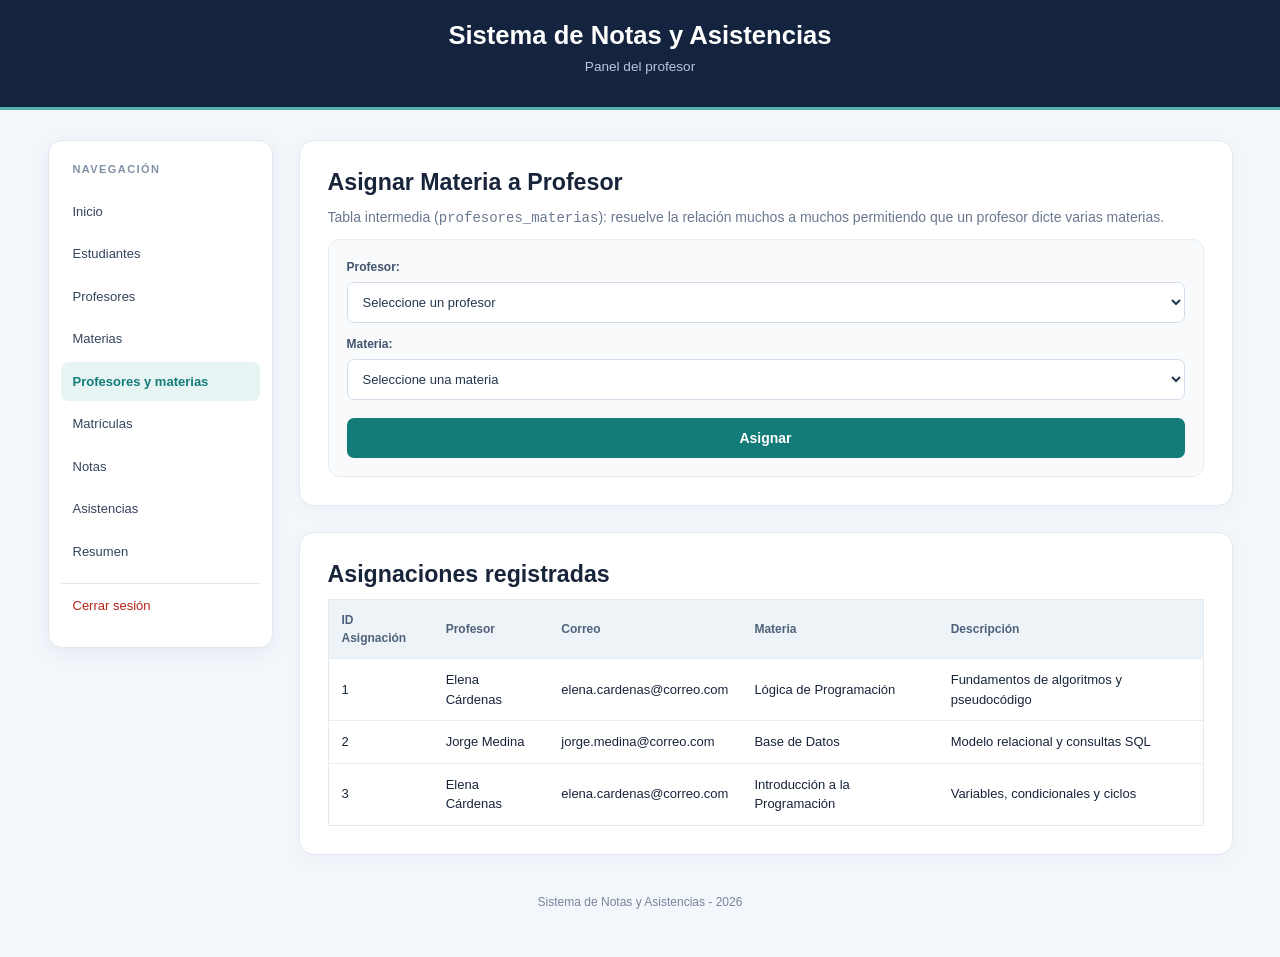
<file: profesores_materias.html>
<!DOCTYPE html>
<html lang="es">

<head>
    <meta charset="UTF-8">
    <meta name="viewport" content="width=device-width, initial-scale=1.0">
    <title>Profesores y materias | Sistema de Notas y Asistencias</title>
    <link rel="stylesheet" href="style.css">
</head>

<body>

    <header>
        <h1>Sistema de Notas y Asistencias</h1>
        <p>Panel del profesor</p>
    </header>

    <nav>
        <a href="index.html">Inicio</a>
        <a href="estudiantes.html">Estudiantes</a>
        <a href="profesores.html">Profesores</a>
        <a href="materias.html">Materias</a>
        <a href="profesores_materias.html" class="activa">Profesores y materias</a>
        <a href="matriculas.html">Matrículas</a>
        <a href="notas.html">Notas</a>
        <a href="asistencias.html">Asistencias</a>
        <a href="resumen.html">Resumen</a>
        <a href="login.html" class="cerrar-sesion">Cerrar sesión</a>
    </nav>

    <main>
        <section>
            <h2>Asignar Materia a Profesor</h2>
            <p>Tabla intermedia (<code>profesores_materias</code>): resuelve la relación muchos a muchos permitiendo que un profesor dicte varias materias.</p>

            <form class="formulario" action="#">
                <label for="id_profesor">Profesor:</label>
                <select id="id_profesor" name="id_profesor" required>
                    <option value="">Seleccione un profesor</option>
                    <option value="1">1 - Elena Cárdenas (elena.cardenas@correo.com)</option>
                    <option value="2">2 - Jorge Medina (jorge.medina@correo.com)</option>
                </select>

                <label for="id_materia">Materia:</label>
                <select id="id_materia" name="id_materia" required>
                    <option value="">Seleccione una materia</option>
                    <option value="1">1 - Lógica de Programación</option>
                    <option value="2">2 - Base de Datos</option>
                    <option value="3">3 - Introducción a la Programación</option>
                </select>

                <button type="submit">Asignar</button>
            </form>
        </section>

        <section>
            <h2>Asignaciones registradas</h2>
            <table class="tabla-datos">
                <thead>
                    <tr>
                        <th>ID Asignación</th>
                        <th>Profesor</th>
                        <th>Correo</th>
                        <th>Materia</th>
                        <th>Descripción</th>
                    </tr>
                </thead>
                <tbody>
                    <tr>
                        <td>1</td>
                        <td>Elena Cárdenas</td>
                        <td>elena.cardenas@correo.com</td>
                        <td>Lógica de Programación</td>
                        <td>Fundamentos de algoritmos y pseudocódigo</td>
                    </tr>
                    <tr>
                        <td>2</td>
                        <td>Jorge Medina</td>
                        <td>jorge.medina@correo.com</td>
                        <td>Base de Datos</td>
                        <td>Modelo relacional y consultas SQL</td>
                    </tr>
                    <tr>
                        <td>3</td>
                        <td>Elena Cárdenas</td>
                        <td>elena.cardenas@correo.com</td>
                        <td>Introducción a la Programación</td>
                        <td>Variables, condicionales y ciclos</td>
                    </tr>
                </tbody>
            </table>
        </section>
    </main>

    <footer>
        <p>Sistema de Notas y Asistencias - 2026</p>
    </footer>

</body>

</html>
</file>
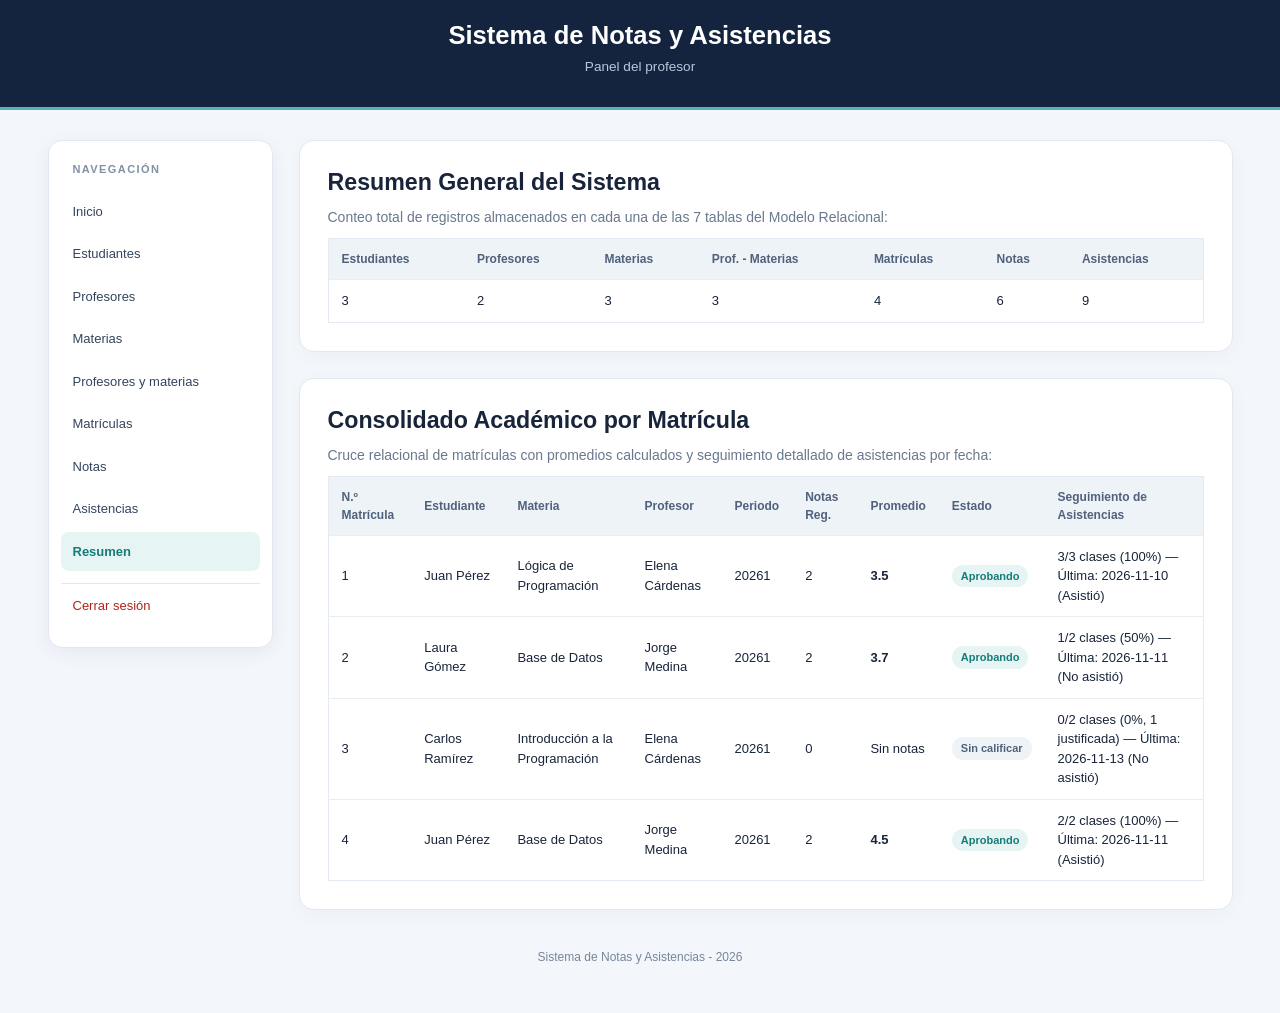
<file: resumen.html>
<!DOCTYPE html>
<html lang="es">

<head>
    <meta charset="UTF-8">
    <meta name="viewport" content="width=device-width, initial-scale=1.0">
    <title>Resumen | Sistema de Notas y Asistencias</title>
    <link rel="stylesheet" href="style.css">
</head>

<body>

    <header>
        <h1>Sistema de Notas y Asistencias</h1>
        <p>Panel del profesor</p>
    </header>

    <nav>
        <a href="index.html">Inicio</a>
        <a href="estudiantes.html">Estudiantes</a>
        <a href="profesores.html">Profesores</a>
        <a href="materias.html">Materias</a>
        <a href="profesores_materias.html">Profesores y materias</a>
        <a href="matriculas.html">Matrículas</a>
        <a href="notas.html">Notas</a>
        <a href="asistencias.html">Asistencias</a>
        <a href="resumen.html" class="activa">Resumen</a>
        <a href="login.html" class="cerrar-sesion">Cerrar sesión</a>
    </nav>

    <main>
        <section>
            <h2>Resumen General del Sistema</h2>
            <p>Conteo total de registros almacenados en cada una de las 7 tablas del Modelo Relacional:</p>
            <table class="tabla-datos">
                <thead>
                    <tr>
                        <th>Estudiantes</th>
                        <th>Profesores</th>
                        <th>Materias</th>
                        <th>Prof. - Materias</th>
                        <th>Matrículas</th>
                        <th>Notas</th>
                        <th>Asistencias</th>
                    </tr>
                </thead>
                <tbody>
                    <tr>
                        <td>3</td>
                        <td>2</td>
                        <td>3</td>
                        <td>3</td>
                        <td>4</td>
                        <td>6</td>
                        <td>9</td>
                    </tr>
                </tbody>
            </table>
        </section>

        <section>
            <h2>Consolidado Académico por Matrícula</h2>
            <p>Cruce relacional de matrículas con promedios calculados y seguimiento detallado de asistencias por fecha:</p>
            <table class="tabla-datos tabla-resumen">
                <thead>
                    <tr>
                        <th>N.º Matrícula</th>
                        <th>Estudiante</th>
                        <th>Materia</th>
                        <th>Profesor</th>
                        <th>Periodo</th>
                        <th>Notas Reg.</th>
                        <th>Promedio</th>
                        <th>Estado</th>
                        <th>Seguimiento de Asistencias</th>
                    </tr>
                </thead>
                <tbody>
                    <tr>
                        <td>1</td>
                        <td>Juan Pérez</td>
                        <td>Lógica de Programación</td>
                        <td>Elena Cárdenas</td>
                        <td>20261</td>
                        <td>2</td>
                        <td><strong>3.5</strong></td>
                        <td><span class="badge badge-ok">Aprobando</span></td>
                        <td>3/3 clases (100%) — Última: 2026-11-10 (Asistió)</td>
                    </tr>
                    <tr>
                        <td>2</td>
                        <td>Laura Gómez</td>
                        <td>Base de Datos</td>
                        <td>Jorge Medina</td>
                        <td>20261</td>
                        <td>2</td>
                        <td><strong>3.7</strong></td>
                        <td><span class="badge badge-ok">Aprobando</span></td>
                        <td>1/2 clases (50%) — Última: 2026-11-11 (No asistió)</td>
                    </tr>
                    <tr>
                        <td>3</td>
                        <td>Carlos Ramírez</td>
                        <td>Introducción a la Programación</td>
                        <td>Elena Cárdenas</td>
                        <td>20261</td>
                        <td>0</td>
                        <td>Sin notas</td>
                        <td><span class="badge badge-neutral">Sin calificar</span></td>
                        <td>0/2 clases (0%, 1 justificada) — Última: 2026-11-13 (No asistió)</td>
                    </tr>
                    <tr>
                        <td>4</td>
                        <td>Juan Pérez</td>
                        <td>Base de Datos</td>
                        <td>Jorge Medina</td>
                        <td>20261</td>
                        <td>2</td>
                        <td><strong>4.5</strong></td>
                        <td><span class="badge badge-ok">Aprobando</span></td>
                        <td>2/2 clases (100%) — Última: 2026-11-11 (Asistió)</td>
                    </tr>
                </tbody>
            </table>
        </section>
    </main>

    <footer>
        <p>Sistema de Notas y Asistencias - 2026</p>
    </footer>

</body>

</html>
</file>
<file: style.css>
* {
    margin: 0;
    padding: 0;
    box-sizing: border-box;
}

html {
    font-size: 100%;
    scroll-behavior: smooth;
}

body {
    background: #f3f6fb;
    font-family: Arial, Helvetica, sans-serif;
    color: #18243a;
    line-height: 1.5;
    min-height: 100vh;
    display: grid;
    grid-template-columns: minmax(3%, 1fr) 225px minmax(0, 960px) minmax(3%, 1fr);
    align-content: start;
}

header {
    grid-column: 1 / -1;
    background: #14233e;
    color: #ffffff;
    text-align: center;
    padding: 1.25rem 1rem;
    border-bottom: 3px solid #54b4b0;
}

h1 {
    font-size: 1.6rem;
    line-height: 1.2;
    color: #ffffff;
}

header p {
    color: #bac8dc;
    font-size: 0.85rem;
    margin-top: 0.4rem;
}

nav {
    grid-column: 2;
    align-self: start;
    position: sticky;
    top: 20px;
    margin-top: 30px;
    background: #ffffff;
    border: 1px solid #e2e8f0;
    border-radius: 14px;
    padding: 18px 12px;
    box-shadow: 0 5px 20px rgba(23, 42, 68, 0.06);
}

nav::before {
    content: "NAVEGACIÓN";
    display: block;
    font-size: 11px;
    letter-spacing: 1.4px;
    font-weight: bold;
    color: #8290a5;
    margin: 2px 12px 14px;
}

nav a {
    display: block;
    text-decoration: none;
    border-radius: 8px;
    padding: 10px 12px;
    margin: 3px 0;
    font-size: 13px;
    color: #34445d;
}

nav a:hover,
nav a:focus {
    background: #e6f5f4;
    color: #147c78;
}

nav a.activa {
    background: #e6f5f4;
    color: #147c78;
    font-weight: bold;
}

nav a.cerrar-sesion {
    margin-top: 12px;
    padding-top: 12px;
    border-top: 1px solid #e2e8f0;
    border-radius: 0 0 8px 8px;
    color: #b42318;
}

nav a.cerrar-sesion:hover,
nav a.cerrar-sesion:focus {
    background: #fef3f2;
    color: #912018;
}

main {
    grid-column: 3;
    min-width: 0;
    margin-top: 30px;
    margin-left: 26px;
}

section {
    background: #ffffff;
    color: #18243a;
    padding: 28px;
    margin-bottom: 26px;
    border: 1px solid #e2e8f0;
    border-radius: 15px;
    box-shadow: 0 5px 20px rgba(23, 42, 68, 0.03);
    overflow-x: auto;
}

h2 {
    font-size: 1.45rem;
    line-height: 1.2;
    color: #18243a;
    margin-bottom: 10px;
}

p {
    color: #69788e;
    font-size: 14px;
    margin-bottom: 10px;
}

ul {
    margin: 12px 0 0 20px;
}

li {
    font-size: 14px;
    color: #34445d;
    margin-bottom: 7px;
}

li a {
    color: #147c78;
    font-weight: bold;
    text-decoration: none;
}

li a:hover {
    text-decoration: underline;
}

.formulario {
    background: #f8fafc;
    padding: 18px;
    border: 1px solid #e8edf3;
    border-radius: 11px;
}

.formulario label {
    display: block;
    font-size: 12px;
    font-weight: bold;
    color: #41536d;
    margin: 12px 0 6px;
}

.formulario label:first-child {
    margin-top: 0;
}

input,
select {
    display: block;
    width: 100%;
    min-height: 41px;
    border: 1px solid #d4deea;
    border-radius: 7px;
    padding: 9px 11px;
    font-family: Arial, Helvetica, sans-serif;
    font-size: 13px;
    background: #ffffff;
    color: #24364e;
}

input:focus,
select:focus {
    outline: 2px solid #56b3ad;
    outline-offset: 1px;
}

button {
    display: block;
    width: 100%;
    margin-top: 18px;
    padding: 12px 16px;
    border: none;
    border-radius: 7px;
    background: #147c78;
    color: #ffffff;
    font-family: Arial, Helvetica, sans-serif;
    font-size: 14px;
    font-weight: bold;
    cursor: pointer;
}

button:hover {
    background: #0f6561;
}

.tabla-datos {
    width: 100%;
    border-collapse: collapse;
    text-align: left;
    font-size: 13px;
    border: 1px solid #e4eaf1;
}

th {
    background: #eef3f8;
    color: #50617b;
    font-size: 12px;
    font-weight: bold;
}

th,
td {
    padding: 11px 13px;
    border-bottom: 1px solid #e8edf3;
    vertical-align: middle;
}

td {
    color: #18243a;
}

tr:last-child td {
    border-bottom: none;
}

tbody tr:hover {
    background: #f9fbfd;
}

.tabla-resumen {
    min-width: 860px;
}

.badge {
    display: inline-block;
    padding: 3px 9px;
    border-radius: 999px;
    font-size: 11px;
    font-weight: bold;
    white-space: nowrap;
}

.badge-ok {
    background: #e6f5f4;
    color: #147c78;
}

.badge-warn {
    background: #fef6e7;
    color: #b56c00;
}

.badge-err {
    background: #fef3f2;
    color: #b42318;
}

.badge-neutral {
    background: #eef3f8;
    color: #50617b;
}

footer {
    grid-column: 2 / 4;
    color: #77869a;
    font-size: 12px;
    text-align: center;
    padding: 12px 0;
    margin-bottom: 35px;
}

footer p {
    color: #77869a;
    font-size: 12px;
    margin-bottom: 0;
}

@media (max-width: 850px) {
    body {
        grid-template-columns: 1fr;
    }

    nav,
    main,
    footer {
        grid-column: 1;
        margin-left: 3%;
        margin-right: 3%;
    }

    nav {
        position: static;
        display: flex;
        flex-wrap: wrap;
        gap: 4px;
    }

    nav::before {
        width: 100%;
    }

    nav a {
        padding: 8px 10px;
    }

    nav a.cerrar-sesion {
        margin-top: 3px;
        padding-top: 8px;
        border-top: none;
        border-radius: 8px;
    }

    main {
        margin-top: 20px;
    }
}

@media (max-width: 560px) {
    h1 {
        font-size: 1.35rem;
    }

    h2 {
        font-size: 1.25rem;
    }

    section {
        padding: 20px;
    }

    .tabla-datos {
        display: block;
        overflow-x: auto;
    }
}
</file>
